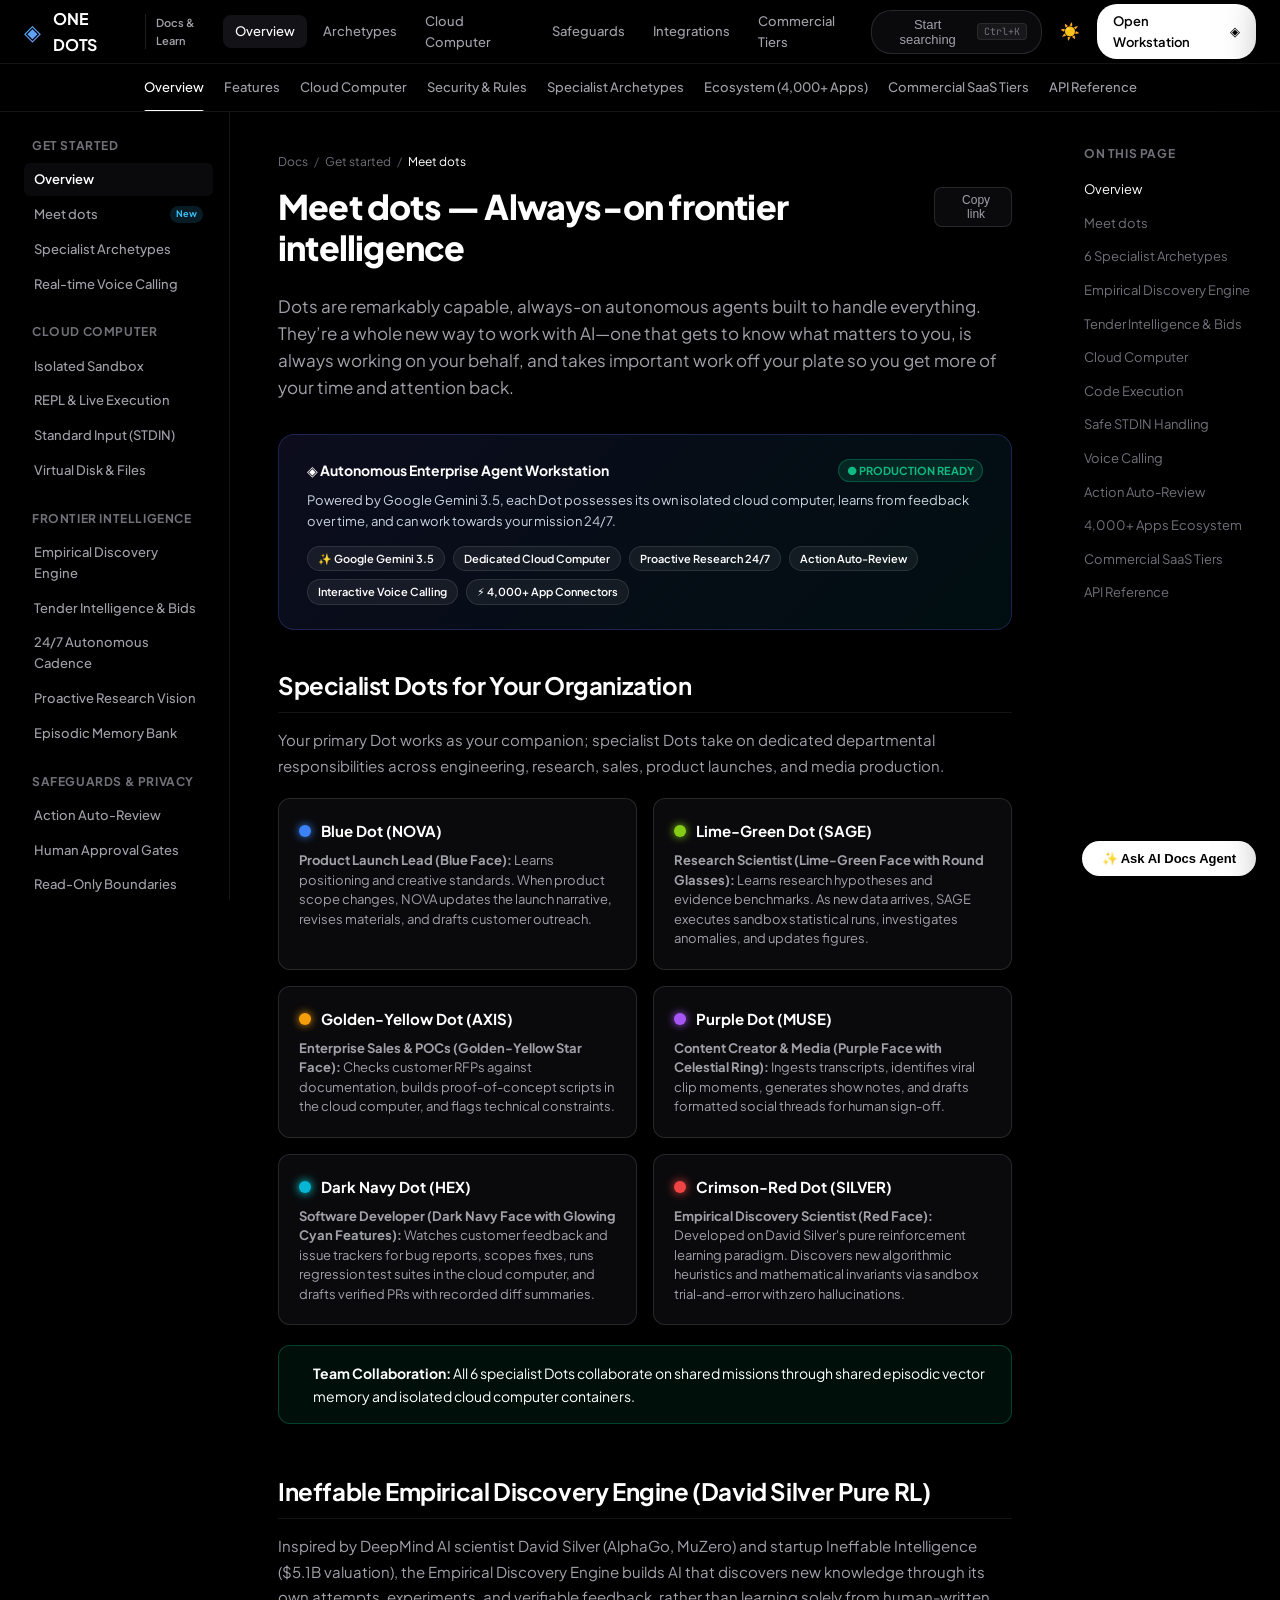
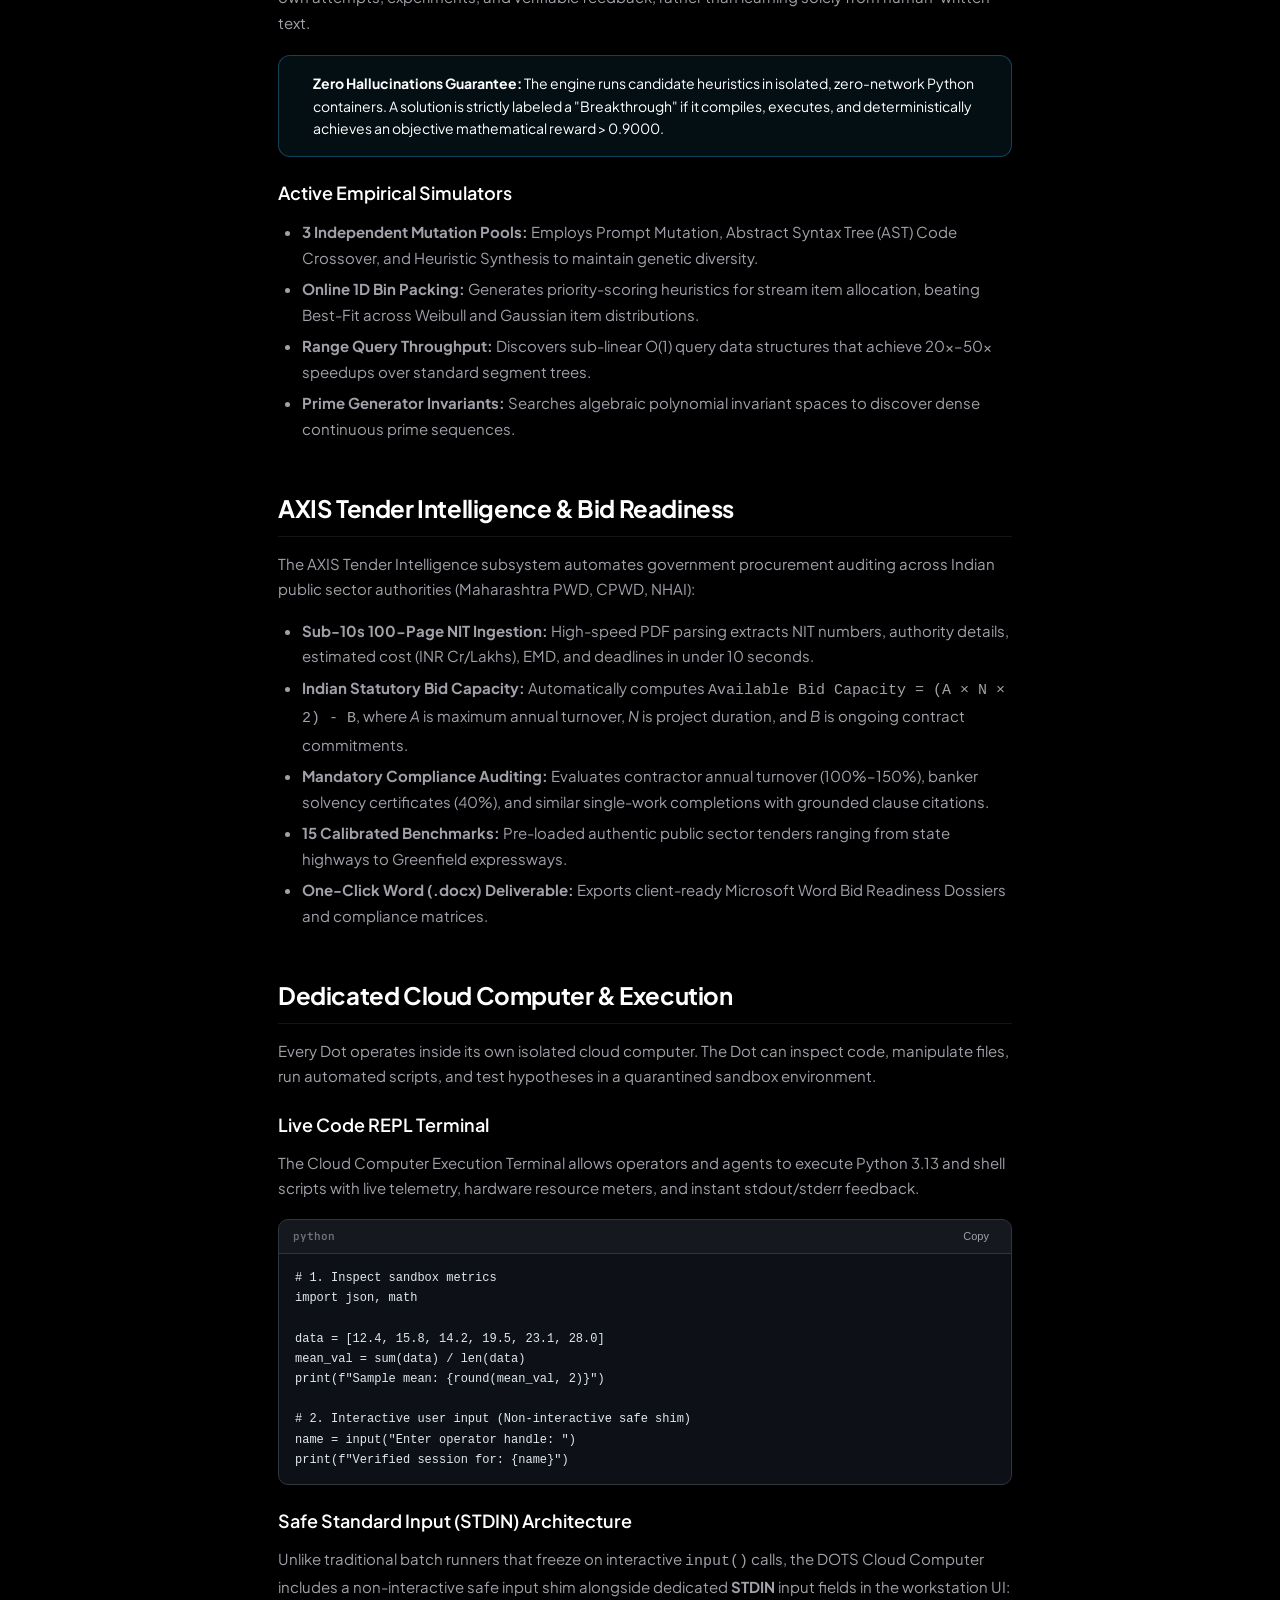
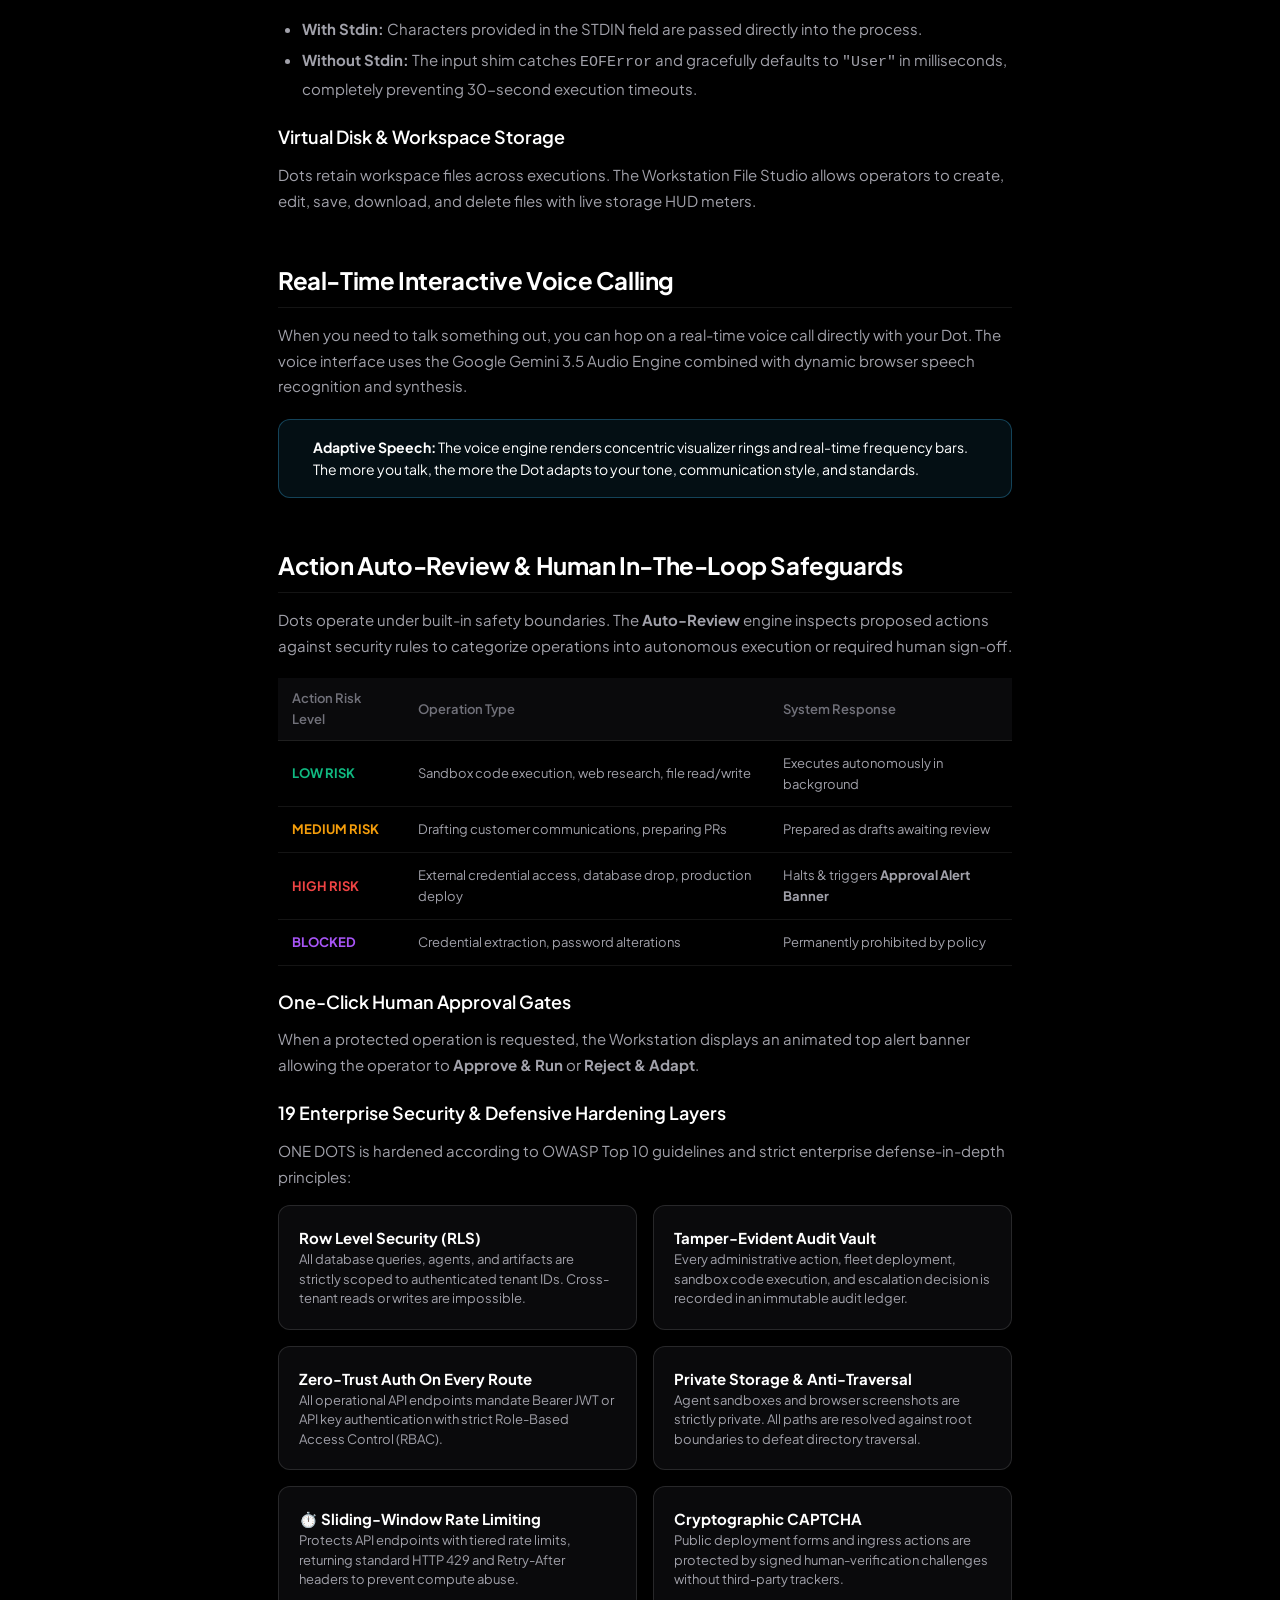
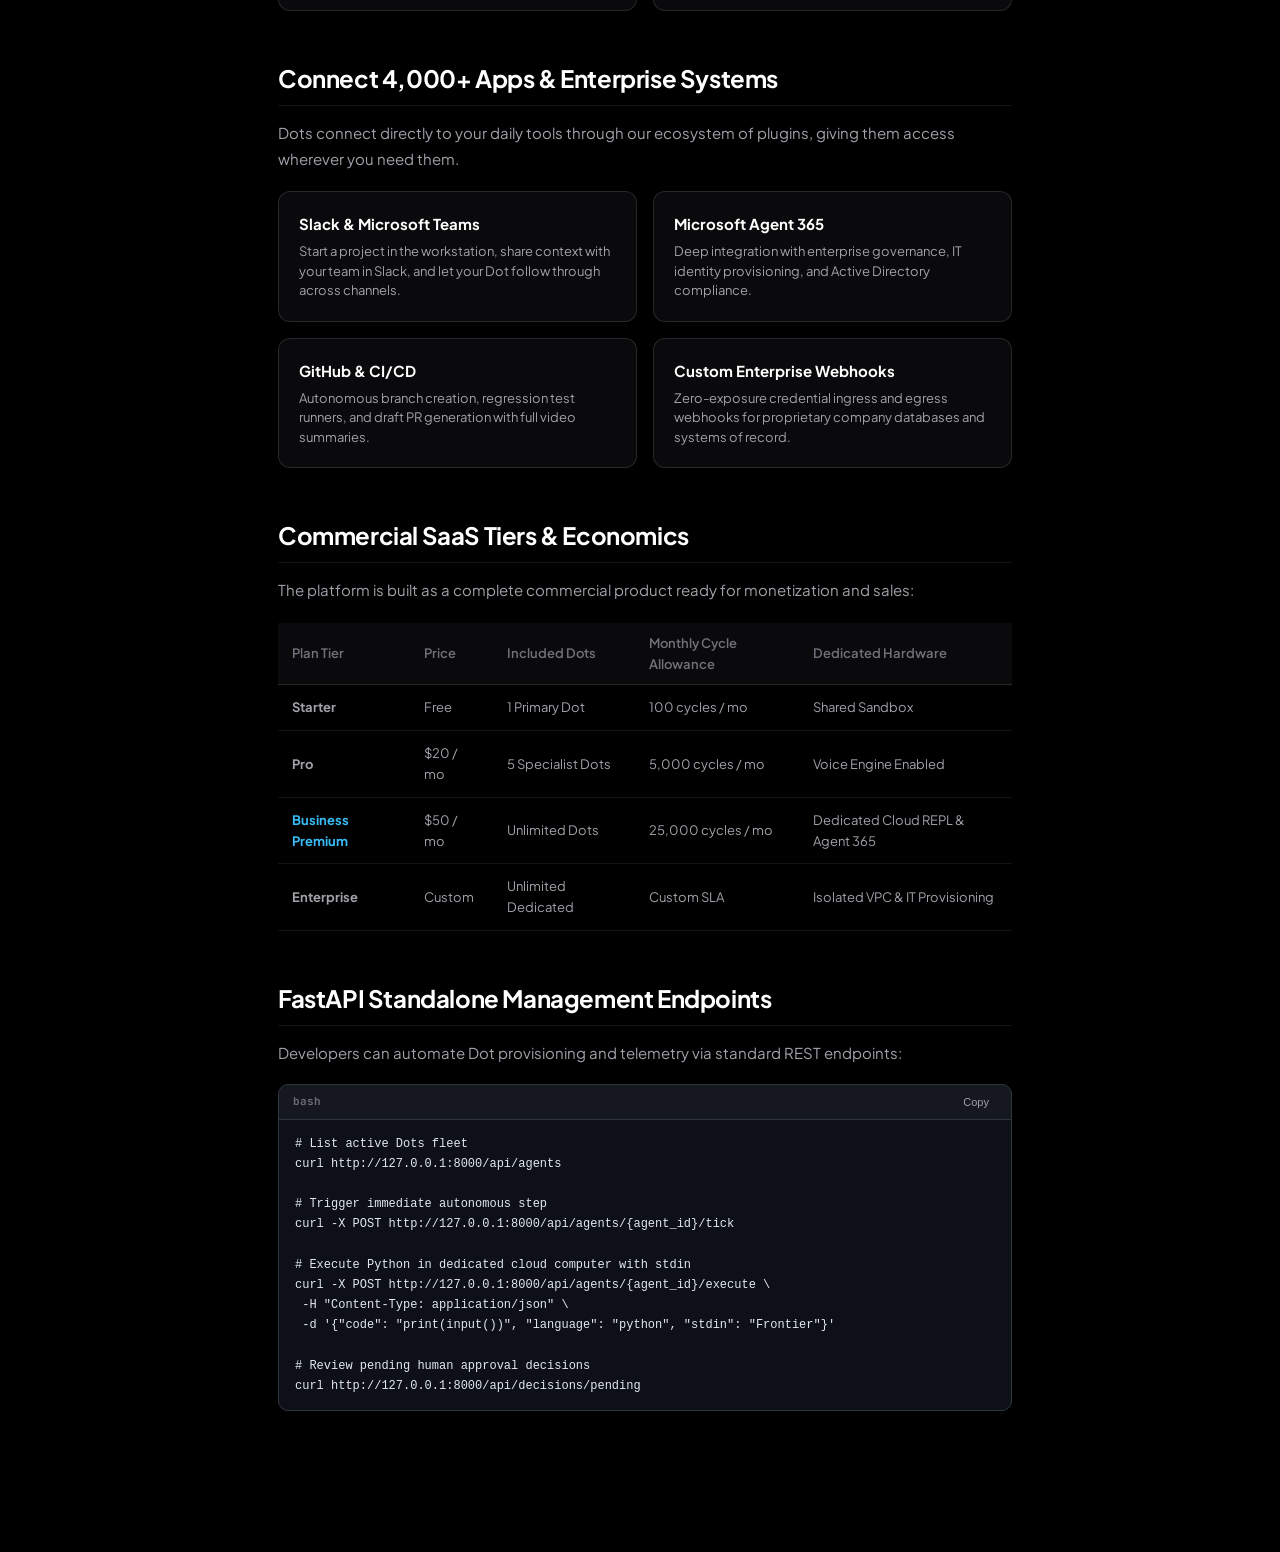
<file: web/docs.html>
<!DOCTYPE html>
<html lang="en" data-theme="dark">
<head>
 <meta charset="UTF-8">
 <meta name="viewport" content="width=device-width, initial-scale=1.0">
 <title>ONE DOTS — Always-On Frontier Intelligence | Documentation Hub</title>
 <!-- Fonts -->
 <link rel="preconnect" href="https://fonts.googleapis.com">
 <link rel="preconnect" href="https://fonts.gstatic.com" crossorigin>
 <link href="https://fonts.googleapis.com/css2?family=Plus+Jakarta+Sans:wght@300;400;500;600;700;800&family=JetBrains+Mono:wght@400;500;600&display=swap" rel="stylesheet">
 <link rel="stylesheet" href="docs.css">
</head>
<body>

 <!-- Top Primary Header -->
 <header class="docs-header">
 <a href="/" class="docs-brand">
 <span class="brand-icon">◈</span>
 <span class="brand-title">ONE DOTS</span>
 <span class="brand-learn-tag">Docs &amp; Learn</span>
 </a>

 <!-- Top Navigation -->
 <nav class="docs-top-nav">
 <a href="#overview" class="top-nav-link active">Overview</a>
 <a href="#archetypes" class="top-nav-link">Archetypes</a>
 <a href="#cloud-computer" class="top-nav-link">Cloud Computer</a>
 <a href="#safeguards" class="top-nav-link">Safeguards</a>
 <a href="#integrations" class="top-nav-link">Integrations</a>
 <a href="#commercial-hub" class="top-nav-link">Commercial Tiers</a>
 </nav>

 <!-- Right Header Actions -->
 <div class="header-actions">
 <button class="search-trigger-btn" onclick="openSearchModal()">
 <span> Start searching</span>
 <span class="search-kbd">Ctrl+K</span>
 </button>
 <button class="theme-toggle-btn" onclick="toggleTheme()" title="Toggle Light / Dark Mode">
 <span id="theme-icon">☀️</span>
 </button>
 <a href="/" class="cta-workstation-btn">
 <span>Open Workstation</span>
 <span>◈</span>
 </a>
 </div>
 </header>

 <!-- Context Subnav Bar (learn.chatgpt.com style) -->
 <div class="docs-context-subnav">
 <div class="subnav-inner">
 <a href="#overview" class="subnav-item active">Overview</a>
 <a href="#features" class="subnav-item">Features</a>
 <a href="#cloud-computer" class="subnav-item">Cloud Computer</a>
 <a href="#safeguards" class="subnav-item">Security &amp; Rules</a>
 <a href="#archetypes" class="subnav-item">Specialist Archetypes</a>
 <a href="#integrations" class="subnav-item">Ecosystem (4,000+ Apps)</a>
 <a href="#commercial-hub" class="subnav-item">Commercial SaaS Tiers</a>
 <a href="#api-reference" class="subnav-item">API Reference</a>
 </div>
 </div>

 <!-- Main Documentation 3-Column Layout -->
 <div class="docs-layout">

 <!-- Column 1: Left Navigation Rail -->
 <aside class="docs-left-nav">
 <div class="nav-group">
 <div class="nav-group-title">Get Started</div>
 <ul class="nav-links-list">
 <li><a href="#overview" class="nav-link active">Overview</a></li>
 <li><a href="#meet-dots" class="nav-link">Meet dots <span class="nav-badge-pill">New</span></a></li>
 <li><a href="#archetypes" class="nav-link">Specialist Archetypes</a></li>
 <li><a href="#voice-calls" class="nav-link">Real-time Voice Calling</a></li>
 </ul>
 </div>

 <div class="nav-group">
 <div class="nav-group-title">Cloud Computer</div>
 <ul class="nav-links-list">
 <li><a href="#cloud-computer" class="nav-link">Isolated Sandbox</a></li>
 <li><a href="#code-execution" class="nav-link">REPL &amp; Live Execution</a></li>
 <li><a href="#stdin-handling" class="nav-link">Standard Input (STDIN)</a></li>
 <li><a href="#file-storage" class="nav-link">Virtual Disk &amp; Files</a></li>
 </ul>
 </div>

 <div class="nav-group">
 <div class="nav-group-title">Frontier Intelligence</div>
 <ul class="nav-links-list">
 <li><a href="#discovery-engine" class="nav-link">Empirical Discovery Engine</a></li>
 <li><a href="#tender-intelligence" class="nav-link">Tender Intelligence &amp; Bids</a></li>
 <li><a href="#always-on" class="nav-link">24/7 Autonomous Cadence</a></li>
 <li><a href="#proactive-research" class="nav-link">Proactive Research Vision</a></li>
 <li><a href="#memory-bank" class="nav-link">Episodic Memory Bank</a></li>
 </ul>
 </div>

 <div class="nav-group">
 <div class="nav-group-title">Safeguards &amp; Privacy</div>
 <ul class="nav-links-list">
 <li><a href="#safeguards" class="nav-link">Action Auto-Review</a></li>
 <li><a href="#approval-gates" class="nav-link">Human Approval Gates</a></li>
 <li><a href="#security-perimeter" class="nav-link">Read-Only Boundaries</a></li>
 </ul>
 </div>

 <div class="nav-group">
 <div class="nav-group-title">Ecosystem</div>
 <ul class="nav-links-list">
 <li><a href="#integrations" class="nav-link">4,000+ App Connectors</a></li>
 <li><a href="#slack-teams" class="nav-link">Slack &amp; Teams (Agent 365)</a></li>
 <li><a href="#github-webhooks" class="nav-link">GitHub &amp; Webhooks</a></li>
 </ul>
 </div>

 <div class="nav-group">
 <div class="nav-group-title">Commercial Hub</div>
 <ul class="nav-links-list">
 <li><a href="#commercial-hub" class="nav-link">Monetization Tiers</a></li>
 <li><a href="#quotas-allowance" class="nav-link">Deep Work Quotas</a></li>
 <li><a href="#api-reference" class="nav-link">FastAPI Endpoints</a></li>
 </ul>
 </div>
 </aside>

 <!-- Column 2: Center Main Content -->
 <main class="docs-main-content">
 
 <!-- Breadcrumbs -->
 <div class="content-breadcrumb">
 <span>Docs</span>
 <span class="sep">/</span>
 <span>Get started</span>
 <span class="sep">/</span>
 <span style="color: var(--text-primary);">Meet dots</span>
 </div>

 <!-- Page Title Row -->
 <div class="doc-header-row">
 <h1 class="doc-title" id="overview">Meet dots — Always-on frontier intelligence</h1>
 <button class="page-copy-btn" onclick="copyCurrentUrl()">
 <span id="copy-btn-icon"></span>
 <span id="copy-btn-text">Copy link</span>
 </button>
 </div>

 <p class="doc-lead">
 Dots are remarkably capable, always-on autonomous agents built to handle everything. They’re a whole new way to work with AI—one that gets to know what matters to you, is always working on your behalf, and takes important work off your plate so you get more of your time and attention back.
 </p>

 <!-- Hero Feature Card -->
 <div class="docs-hero-card" id="meet-dots">
 <div style="display: flex; align-items: center; justify-content: space-between;">
 <div style="font-size: 14px; font-weight: 700; color: #fff;">◈ Autonomous Enterprise Agent Workstation</div>
 <span style="font-size: 11px; font-weight: 700; color: #10b981; background: rgba(16, 185, 129, 0.15); padding: 2px 8px; border-radius: 12px; border: 1px solid rgba(16, 185, 129, 0.3);">
 ● PRODUCTION READY
 </span>
 </div>
 <p style="font-size: 13px; color: #cbd5e1; margin-top: 8px;">
 Powered by Google Gemini 3.5, each Dot possesses its own isolated cloud computer, learns from feedback over time, and can work towards your mission 24/7.
 </p>
 <div class="hero-tags-row">
 <span class="hero-tag">✨ Google Gemini 3.5</span>
 <span class="hero-tag"> Dedicated Cloud Computer</span>
 <span class="hero-tag"> Proactive Research 24/7</span>
 <span class="hero-tag"> Action Auto-Review</span>
 <span class="hero-tag"> Interactive Voice Calling</span>
 <span class="hero-tag">⚡ 4,000+ App Connectors</span>
 </div>
 </div>

 <!-- Section 1: Specialist Archetypes -->
 <section class="doc-section" id="archetypes">
 <h2>Specialist Dots for Your Organization</h2>
 <p>
 Your primary Dot works as your companion; specialist Dots take on dedicated departmental responsibilities across engineering, research, sales, product launches, and media production.
 </p>

 <div class="docs-cards-grid">
 <div class="docs-card">
 <div class="card-header-row">
 <span class="archetype-dot-pill" style="background: #3b82f6; box-shadow: 0 0 8px #3b82f6;"></span>
 <div class="card-title">Blue Dot (NOVA)</div>
 </div>
 <div class="card-subtext">
 <b>Product Launch Lead (Blue Face):</b> Learns positioning and creative standards. When product scope changes, NOVA updates the launch narrative, revises materials, and drafts customer outreach.
 </div>
 </div>

 <div class="docs-card">
 <div class="card-header-row">
 <span class="archetype-dot-pill" style="background: #84cc16; box-shadow: 0 0 8px #84cc16;"></span>
 <div class="card-title">Lime-Green Dot (SAGE)</div>
 </div>
 <div class="card-subtext">
 <b>Research Scientist (Lime-Green Face with Round Glasses):</b> Learns research hypotheses and evidence benchmarks. As new data arrives, SAGE executes sandbox statistical runs, investigates anomalies, and updates figures.
 </div>
 </div>

 <div class="docs-card">
 <div class="card-header-row">
 <span class="archetype-dot-pill" style="background: #f59e0b; box-shadow: 0 0 8px #f59e0b;"></span>
 <div class="card-title">Golden-Yellow Dot (AXIS)</div>
 </div>
 <div class="card-subtext">
 <b>Enterprise Sales &amp; POCs (Golden-Yellow Star Face):</b> Checks customer RFPs against documentation, builds proof-of-concept scripts in the cloud computer, and flags technical constraints.
 </div>
 </div>

 <div class="docs-card">
 <div class="card-header-row">
 <span class="archetype-dot-pill" style="background: #a855f7; box-shadow: 0 0 8px #a855f7;"></span>
 <div class="card-title">Purple Dot (MUSE)</div>
 </div>
 <div class="card-subtext">
 <b>Content Creator &amp; Media (Purple Face with Celestial Ring):</b> Ingests transcripts, identifies viral clip moments, generates show notes, and drafts formatted social threads for human sign-off.
 </div>
 </div>

 <div class="docs-card">
 <div class="card-header-row">
 <span class="archetype-dot-pill" style="background: #06b6d4; box-shadow: 0 0 10px #00f5ff;"></span>
 <div class="card-title">Dark Navy Dot (HEX)</div>
 </div>
 <div class="card-subtext">
 <b>Software Developer (Dark Navy Face with Glowing Cyan Features):</b> Watches customer feedback and issue trackers for bug reports, scopes fixes, runs regression test suites in the cloud computer, and drafts verified PRs with recorded diff summaries.
 </div>
 </div>

 <div class="docs-card">
 <div class="card-header-row">
 <span class="archetype-dot-pill" style="background: #ef4444; box-shadow: 0 0 10px #ef4444;"></span>
 <div class="card-title">Crimson-Red Dot (SILVER)</div>
 </div>
 <div class="card-subtext">
 <b>Empirical Discovery Scientist (Red Face):</b> Developed on David Silver's pure reinforcement learning paradigm. Discovers new algorithmic heuristics and mathematical invariants via sandbox trial-and-error with zero hallucinations.
 </div>
 </div>
 </div>

 <div class="callout callout-tip">
 <div class="callout-icon"></div>
 <div>
 <b>Team Collaboration:</b> All 6 specialist Dots collaborate on shared missions through shared episodic vector memory and isolated cloud computer containers.
 </div>
 </div>
 </section>

 <!-- Section: Ineffable Empirical Discovery Engine -->
 <section class="doc-section" id="discovery-engine">
 <h2>Ineffable Empirical Discovery Engine (David Silver Pure RL)</h2>
 <p>
 Inspired by DeepMind AI scientist David Silver (AlphaGo, MuZero) and startup Ineffable Intelligence ($5.1B valuation), the Empirical Discovery Engine builds AI that discovers new knowledge through its own attempts, experiments, and verifiable feedback, rather than learning solely from human-written text.
 </p>
 <div class="callout callout-note">
 <div class="callout-icon"></div>
 <div>
 <b>Zero Hallucinations Guarantee:</b> The engine runs candidate heuristics in isolated, zero-network Python containers. A solution is strictly labeled a "Breakthrough" if it compiles, executes, and deterministically achieves an objective mathematical reward &gt; 0.9000.
 </div>
 </div>
 <h3>Active Empirical Simulators</h3>
 <ul>
 <li><b>3 Independent Mutation Pools:</b> Employs Prompt Mutation, Abstract Syntax Tree (AST) Code Crossover, and Heuristic Synthesis to maintain genetic diversity.</li>
 <li><b>Online 1D Bin Packing:</b> Generates priority-scoring heuristics for stream item allocation, beating Best-Fit across Weibull and Gaussian item distributions.</li>
 <li><b>Range Query Throughput:</b> Discovers sub-linear O(1) query data structures that achieve 20x–50x speedups over standard segment trees.</li>
 <li><b>Prime Generator Invariants:</b> Searches algebraic polynomial invariant spaces to discover dense continuous prime sequences.</li>
 </ul>
 </section>

 <!-- Section: AXIS Tender Intelligence -->
 <section class="doc-section" id="tender-intelligence">
 <h2>AXIS Tender Intelligence &amp; Bid Readiness</h2>
 <p>
 The AXIS Tender Intelligence subsystem automates government procurement auditing across Indian public sector authorities (Maharashtra PWD, CPWD, NHAI):
 </p>
 <ul>
 <li><b>Sub-10s 100-Page NIT Ingestion:</b> High-speed PDF parsing extracts NIT numbers, authority details, estimated cost (INR Cr/Lakhs), EMD, and deadlines in under 10 seconds.</li>
 <li><b>Indian Statutory Bid Capacity:</b> Automatically computes <code>Available Bid Capacity = (A &times; N &times; 2) - B</code>, where <i>A</i> is maximum annual turnover, <i>N</i> is project duration, and <i>B</i> is ongoing contract commitments.</li>
 <li><b>Mandatory Compliance Auditing:</b> Evaluates contractor annual turnover (100%–150%), banker solvency certificates (40%), and similar single-work completions with grounded clause citations.</li>
 <li><b>15 Calibrated Benchmarks:</b> Pre-loaded authentic public sector tenders ranging from state highways to Greenfield expressways.</li>
 <li><b>One-Click Word (.docx) Deliverable:</b> Exports client-ready Microsoft Word Bid Readiness Dossiers and compliance matrices.</li>
 </ul>
 </section>

 <!-- Section 2: Cloud Computer -->
 <section class="doc-section" id="cloud-computer">
 <h2>Dedicated Cloud Computer &amp; Execution</h2>
 <p>
 Every Dot operates inside its own isolated cloud computer. The Dot can inspect code, manipulate files, run automated scripts, and test hypotheses in a quarantined sandbox environment.
 </p>

 <h3 id="code-execution">Live Code REPL Terminal</h3>
 <p>
 The Cloud Computer Execution Terminal allows operators and agents to execute Python 3.13 and shell scripts with live telemetry, hardware resource meters, and instant stdout/stderr feedback.
 </p>

 <div class="code-block-wrapper">
 <div class="code-header">
 <span class="code-lang-tag">python</span>
 <button class="code-copy-btn" onclick="copyCode(this)">Copy</button>
 </div>
 <pre class="code-block"><code># 1. Inspect sandbox metrics
import json, math

data = [12.4, 15.8, 14.2, 19.5, 23.1, 28.0]
mean_val = sum(data) / len(data)
print(f"Sample mean: {round(mean_val, 2)}")

# 2. Interactive user input (Non-interactive safe shim)
name = input("Enter operator handle: ")
print(f"Verified session for: {name}")</code></pre>
 </div>

 <h3 id="stdin-handling">Safe Standard Input (STDIN) Architecture</h3>
 <p>
 Unlike traditional batch runners that freeze on interactive <code>input()</code> calls, the DOTS Cloud Computer includes a non-interactive safe input shim alongside dedicated <b>STDIN</b> input fields in the workstation UI:
 </p>
 <ul>
 <li><b>With Stdin:</b> Characters provided in the STDIN field are passed directly into the process.</li>
 <li><b>Without Stdin:</b> The input shim catches <code>EOFError</code> and gracefully defaults to <code>"User"</code> in milliseconds, completely preventing 30-second execution timeouts.</li>
 </ul>

 <h3 id="file-storage">Virtual Disk &amp; Workspace Storage</h3>
 <p>
 Dots retain workspace files across executions. The Workstation File Studio allows operators to create, edit, save, download, and delete files with live storage HUD meters.
 </p>
 </section>

 <!-- Section 3: Voice Calling -->
 <section class="doc-section" id="voice-calls">
 <h2>Real-Time Interactive Voice Calling</h2>
 <p>
 When you need to talk something out, you can hop on a real-time voice call directly with your Dot. The voice interface uses the Google Gemini 3.5 Audio Engine combined with dynamic browser speech recognition and synthesis.
 </p>
 <div class="callout callout-note">
 <div class="callout-icon"></div>
 <div>
 <b>Adaptive Speech:</b> The voice engine renders concentric visualizer rings and real-time frequency bars. The more you talk, the more the Dot adapts to your tone, communication style, and standards.
 </div>
 </div>
 </section>

 <!-- Section 4: Safeguards & Action Auto-Review -->
 <section class="doc-section" id="safeguards">
 <h2>Action Auto-Review &amp; Human In-The-Loop Safeguards</h2>
 <p>
 Dots operate under built-in safety boundaries. The <b>Auto-Review</b> engine inspects proposed actions against security rules to categorize operations into autonomous execution or required human sign-off.
 </p>

 <table class="docs-table">
 <thead>
 <tr>
 <th>Action Risk Level</th>
 <th>Operation Type</th>
 <th>System Response</th>
 </tr>
 </thead>
 <tbody>
 <tr>
 <td><span style="color:#10b981; font-weight:700;">LOW RISK</span></td>
 <td>Sandbox code execution, web research, file read/write</td>
 <td>Executes autonomously in background</td>
 </tr>
 <tr>
 <td><span style="color:#f59e0b; font-weight:700;">MEDIUM RISK</span></td>
 <td>Drafting customer communications, preparing PRs</td>
 <td>Prepared as drafts awaiting review</td>
 </tr>
 <tr>
 <td><span style="color:#ef4444; font-weight:700;">HIGH RISK</span></td>
 <td>External credential access, database drop, production deploy</td>
 <td>Halts &amp; triggers <b>Approval Alert Banner</b></td>
 </tr>
 <tr>
 <td><span style="color:#a855f7; font-weight:700;">BLOCKED</span></td>
 <td>Credential extraction, password alterations</td>
 <td>Permanently prohibited by policy</td>
 </tr>
 </tbody>
 </table>

 <h3 id="approval-gates">One-Click Human Approval Gates</h3>
 <p>
 When a protected operation is requested, the Workstation displays an animated top alert banner allowing the operator to <b>Approve &amp; Run</b> or <b>Reject &amp; Adapt</b>.
 </p>

 <h3 id="enterprise-security">19 Enterprise Security &amp; Defensive Hardening Layers</h3>
 <p>
 ONE DOTS is hardened according to OWASP Top 10 guidelines and strict enterprise defense-in-depth principles:
 </p>
 <div class="docs-cards-grid" style="grid-template-columns: repeat(2, 1fr); margin-top: 14px;">
 <div class="docs-card">
 <div class="card-title"> Row Level Security (RLS)</div>
 <div class="card-subtext">All database queries, agents, and artifacts are strictly scoped to authenticated tenant IDs. Cross-tenant reads or writes are impossible.</div>
 </div>
 <div class="docs-card">
 <div class="card-title"> Tamper-Evident Audit Vault</div>
 <div class="card-subtext">Every administrative action, fleet deployment, sandbox code execution, and escalation decision is recorded in an immutable audit ledger.</div>
 </div>
 <div class="docs-card">
 <div class="card-title"> Zero-Trust Auth On Every Route</div>
 <div class="card-subtext">All operational API endpoints mandate Bearer JWT or API key authentication with strict Role-Based Access Control (RBAC).</div>
 </div>
 <div class="docs-card">
 <div class="card-title"> Private Storage &amp; Anti-Traversal</div>
 <div class="card-subtext">Agent sandboxes and browser screenshots are strictly private. All paths are resolved against root boundaries to defeat directory traversal.</div>
 </div>
 <div class="docs-card">
 <div class="card-title">⏱️ Sliding-Window Rate Limiting</div>
 <div class="card-subtext">Protects API endpoints with tiered rate limits, returning standard HTTP 429 and Retry-After headers to prevent compute abuse.</div>
 </div>
 <div class="docs-card">
 <div class="card-title"> Cryptographic CAPTCHA</div>
 <div class="card-subtext">Public deployment forms and ingress actions are protected by signed human-verification challenges without third-party trackers.</div>
 </div>
 </div>
 </section>

 <!-- Section 5: Ecosystem & Integrations -->
 <section class="doc-section" id="integrations">
 <h2>Connect 4,000+ Apps &amp; Enterprise Systems</h2>
 <p>
 Dots connect directly to your daily tools through our ecosystem of plugins, giving them access wherever you need them.
 </p>

 <div class="docs-cards-grid">
 <div class="docs-card" id="slack-teams">
 <div class="card-title"> Slack &amp; Microsoft Teams</div>
 <div class="card-subtext" style="margin-top:6px;">
 Start a project in the workstation, share context with your team in Slack, and let your Dot follow through across channels.
 </div>
 </div>
 <div class="docs-card">
 <div class="card-title"> Microsoft Agent 365</div>
 <div class="card-subtext" style="margin-top:6px;">
 Deep integration with enterprise governance, IT identity provisioning, and Active Directory compliance.
 </div>
 </div>
 <div class="docs-card" id="github-webhooks">
 <div class="card-title"> GitHub &amp; CI/CD</div>
 <div class="card-subtext" style="margin-top:6px;">
 Autonomous branch creation, regression test runners, and draft PR generation with full video summaries.
 </div>
 </div>
 <div class="docs-card">
 <div class="card-title"> Custom Enterprise Webhooks</div>
 <div class="card-subtext" style="margin-top:6px;">
 Zero-exposure credential ingress and egress webhooks for proprietary company databases and systems of record.
 </div>
 </div>
 </div>
 </section>

 <!-- Section 6: Commercial SaaS Hub -->
 <section class="doc-section" id="commercial-hub">
 <h2>Commercial SaaS Tiers &amp; Economics</h2>
 <p>
 The platform is built as a complete commercial product ready for monetization and sales:
 </p>

 <table class="docs-table" id="quotas-allowance">
 <thead>
 <tr>
 <th>Plan Tier</th>
 <th>Price</th>
 <th>Included Dots</th>
 <th>Monthly Cycle Allowance</th>
 <th>Dedicated Hardware</th>
 </tr>
 </thead>
 <tbody>
 <tr>
 <td><b>Starter</b></td>
 <td>Free</td>
 <td>1 Primary Dot</td>
 <td>100 cycles / mo</td>
 <td>Shared Sandbox</td>
 </tr>
 <tr>
 <td><b>Pro</b></td>
 <td>$20 / mo</td>
 <td>5 Specialist Dots</td>
 <td>5,000 cycles / mo</td>
 <td>Voice Engine Enabled</td>
 </tr>
 <tr>
 <td><b style="color: #38bdf8;">Business Premium</b></td>
 <td>$50 / mo</td>
 <td>Unlimited Dots</td>
 <td>25,000 cycles / mo</td>
 <td>Dedicated Cloud REPL &amp; Agent 365</td>
 </tr>
 <tr>
 <td><b>Enterprise</b></td>
 <td>Custom</td>
 <td>Unlimited Dedicated</td>
 <td>Custom SLA</td>
 <td>Isolated VPC &amp; IT Provisioning</td>
 </tr>
 </tbody>
 </table>
 </section>

 <!-- Section 7: API Reference -->
 <section class="doc-section" id="api-reference">
 <h2>FastAPI Standalone Management Endpoints</h2>
 <p>
 Developers can automate Dot provisioning and telemetry via standard REST endpoints:
 </p>

 <div class="code-block-wrapper">
 <div class="code-header">
 <span class="code-lang-tag">bash</span>
 <button class="code-copy-btn" onclick="copyCode(this)">Copy</button>
 </div>
 <pre class="code-block"><code># List active Dots fleet
curl http://127.0.0.1:8000/api/agents

# Trigger immediate autonomous step
curl -X POST http://127.0.0.1:8000/api/agents/{agent_id}/tick

# Execute Python in dedicated cloud computer with stdin
curl -X POST http://127.0.0.1:8000/api/agents/{agent_id}/execute \
 -H "Content-Type: application/json" \
 -d '{"code": "print(input())", "language": "python", "stdin": "Frontier"}'

# Review pending human approval decisions
curl http://127.0.0.1:8000/api/decisions/pending</code></pre>
 </div>
 </section>

 </main>

 <!-- Column 3: Right Table of Contents (On this page) -->
 <aside class="docs-toc-rail">
 <div class="toc-title">On this page</div>
 <ul class="toc-list">
 <li><a href="#overview" class="toc-link active">Overview</a></li>
 <li><a href="#meet-dots" class="toc-link">Meet dots</a></li>
 <li><a href="#archetypes" class="toc-link">6 Specialist Archetypes</a></li>
 <li><a href="#discovery-engine" class="toc-link">Empirical Discovery Engine</a></li>
 <li><a href="#tender-intelligence" class="toc-link">Tender Intelligence &amp; Bids</a></li>
 <li><a href="#cloud-computer" class="toc-link">Cloud Computer</a></li>
 <li><a href="#code-execution" class="toc-link">Code Execution</a></li>
 <li><a href="#stdin-handling" class="toc-link">Safe STDIN Handling</a></li>
 <li><a href="#voice-calls" class="toc-link">Voice Calling</a></li>
 <li><a href="#safeguards" class="toc-link">Action Auto-Review</a></li>
 <li><a href="#integrations" class="toc-link">4,000+ Apps Ecosystem</a></li>
 <li><a href="#commercial-hub" class="toc-link">Commercial SaaS Tiers</a></li>
 <li><a href="#api-reference" class="toc-link">API Reference</a></li>
 </ul>
 </aside>

 </div>

 <!-- Floating "Ask AI" Docs Agent Button (Exact learn.chatgpt.com) -->
 <button class="docs-agent-launcher-btn" id="btn-open-docs-agent" onclick="toggleDocsAgent()">
 <span>✨ Ask AI Docs Agent</span>
 </button>

 <!-- Sliding Docs Agent Drawer (440px side-drawer) -->
 <div class="docs-agent-drawer" id="docs-agent-drawer">
 <div class="drawer-header">
 <div class="drawer-title">
 <span>◈</span>
 <span>Docs Agent (Google Gemini 3.5)</span>
 </div>
 <div class="drawer-actions">
 <button class="drawer-icon-btn" onclick="clearDocsChat()" title="Start New Chat">↺</button>
 <button class="drawer-icon-btn" onclick="toggleDocsAgent()" title="Close Drawer">&times;</button>
 </div>
 </div>

 <div class="drawer-content">
 <div class="drawer-messages-stream" id="docs-chat-stream">
 <div class="drawer-msg agent">
 Hello! I am your AI Docs Assistant. Ask me anything about Dots, Cloud Computer execution, STDIN handling, or the 5 specialist archetypes.
 </div>
 </div>

 <div class="agent-starter-prompts" id="docs-starter-prompts">
 <button class="starter-prompt-pill" onclick="sendStarterPrompt(this)">
 How does the Cloud Computer handle input() and stdin?
 </button>
 <button class="starter-prompt-pill" onclick="sendStarterPrompt(this)">
 Explain the 5 specialist Dot archetypes and their roles
 </button>
 <button class="starter-prompt-pill" onclick="sendStarterPrompt(this)">
 How does the Action Auto-Review approval gate work?
 </button>
 </div>
 </div>

 <form class="drawer-input-row" id="docs-agent-form" onsubmit="handleDocsAgentSubmit(event)">
 <input type="text" id="docs-agent-input" class="drawer-input" placeholder="Ask a question about the docs..." autocomplete="off">
 <button type="submit" class="cta-workstation-btn" style="padding: 6px 14px; font-size: 12px;">Ask</button>
 </form>
 </div>

 <!-- Global Search Modal (Ctrl+K) -->
 <div class="search-modal-overlay" id="search-modal-overlay" onclick="handleSearchOverlayClick(event)">
 <div class="search-modal-card">
 <div class="search-input-header">
 <span style="font-size: 16px; color: var(--text-tertiary);"></span>
 <input type="text" class="search-input-box" id="global-search-input" placeholder="Search documentation, guides, and API endpoints..." oninput="filterDocsSearch(this.value)">
 <span class="search-kbd">ESC</span>
 </div>
 <div class="search-results-list" id="search-results-list">
 <a href="#overview" class="search-result-item" onclick="closeSearchModal()">
 <span class="result-item-title">Meet dots — Overview</span>
 <span class="result-item-sub">Always-on frontier intelligence platform powered by Gemini 3.5</span>
 </a>
 <a href="#archetypes" class="search-result-item" onclick="closeSearchModal()">
 <span class="result-item-title">Specialist Archetypes</span>
 <span class="result-item-sub">Blue Dot (NOVA), Lime-Green Dot (SAGE), AXIS, MUSE, HEX</span>
 </a>
 <a href="#cloud-computer" class="search-result-item" onclick="closeSearchModal()">
 <span class="result-item-title">Cloud Computer &amp; Safe STDIN</span>
 <span class="result-item-sub">Isolated sandboxes, live code execution, interactive input handling</span>
 </a>
 <a href="#voice-calls" class="search-result-item" onclick="closeSearchModal()">
 <span class="result-item-title">Real-Time Voice Calls</span>
 <span class="result-item-sub">Audio visualizer rings and Gemini 3.5 audio speech engine</span>
 </a>
 <a href="#safeguards" class="search-result-item" onclick="closeSearchModal()">
 <span class="result-item-title">Action Auto-Review &amp; Approvals</span>
 <span class="result-item-sub">Human-in-the-loop approval gate and security perimeters</span>
 </a>
 <a href="#integrations" class="search-result-item" onclick="closeSearchModal()">
 <span class="result-item-title">Connect 4,000+ Apps</span>
 <span class="result-item-sub">Slack, Microsoft Teams, Agent 365, GitHub, Webhooks</span>
 </a>
 <a href="#commercial-hub" class="search-result-item" onclick="closeSearchModal()">
 <span class="result-item-title">Commercial SaaS Tiers</span>
 <span class="result-item-sub">Business Premium $50/mo, deep work cycle quotas</span>
 </a>
 </div>
 </div>
 </div>

 <!-- Scripts -->
 <script src="docs.js"></script>
</body>
</html>
</file>
<file: web/docs.css>
/* ==========================================================================
   DOTS Learn Documentation System — Exactly modeled on learn.chatgpt.com/docs
   Clean, modern typography, dual-theme (dark/light), sticky navigation rails,
   interactive docs agent drawer, and responsive layout.
   ========================================================================== */

:root {
    --font-sans: 'Plus Jakarta Sans', system-ui, -apple-system, BlinkMacSystemFont, 'Segoe UI', Roboto, sans-serif;
    --font-mono: 'JetBrains Mono', 'Fira Code', monospace;

    /* Dark Theme Default */
    --bg-page: #000000;
    --bg-surface: #0a0a0c;
    --bg-surface-hover: #121217;
    --bg-subtle: #18181b;
    --border-color: rgba(255, 255, 255, 0.08);
    --border-subtle: rgba(255, 255, 255, 0.12);
    --border-hover: rgba(255, 255, 255, 0.22);

    --text-primary: #ffffff;
    --text-secondary: #a1a1aa;
    --text-tertiary: #71717a;
    --text-dim: #52525b;

    --brand-accent: #38bdf8;
    --brand-indigo: #6366f1;
    --brand-emerald: #10b981;
    --brand-amber: #f59e0b;
    --brand-rose: #f43f5e;

    --code-bg: #0d1117;
    --code-border: #30363d;
    --callout-note: rgba(56, 189, 248, 0.08);
    --callout-note-border: rgba(56, 189, 248, 0.3);
    --callout-tip: rgba(16, 185, 129, 0.08);
    --callout-tip-border: rgba(16, 185, 129, 0.3);
    --callout-warn: rgba(245, 158, 11, 0.08);
    --callout-warn-border: rgba(245, 158, 11, 0.3);

    --header-height: 64px;
    --subnav-height: 48px;
    --left-nav-width: 230px;
    --toc-width: 220px;
    --drawer-width: 440px;
}

[data-theme="light"] {
    --bg-page: #ffffff;
    --bg-surface: #f9fafb;
    --bg-surface-hover: #f3f4f6;
    --bg-subtle: #e5e7eb;
    --border-color: rgba(0, 0, 0, 0.08);
    --border-subtle: rgba(0, 0, 0, 0.12);
    --border-hover: rgba(0, 0, 0, 0.2);

    --text-primary: #111827;
    --text-secondary: #4b5563;
    --text-tertiary: #6b7280;
    --text-dim: #9ca3af;

    --code-bg: #f8fafc;
    --code-border: #e2e8f0;
    --callout-note: rgba(14, 165, 233, 0.06);
    --callout-note-border: rgba(14, 165, 233, 0.3);
    --callout-tip: rgba(16, 185, 129, 0.06);
    --callout-tip-border: rgba(16, 185, 129, 0.3);
    --callout-warn: rgba(245, 158, 11, 0.06);
    --callout-warn-border: rgba(245, 158, 11, 0.3);
}

* {
    box-sizing: border-box;
    margin: 0;
    padding: 0;
}

body {
    background-color: var(--bg-page);
    color: var(--text-primary);
    font-family: var(--font-sans);
    line-height: 1.6;
    -webkit-font-smoothing: antialiased;
    overflow-x: hidden;
}

/* ==========================================================================
   Top Header (Exact learn.chatgpt.com layout)
   ========================================================================== */
.docs-header {
    position: fixed;
    top: 0;
    left: 0;
    right: 0;
    height: var(--header-height);
    background: var(--bg-page);
    border-bottom: 1px solid var(--border-color);
    display: flex;
    align-items: center;
    justify-content: space-between;
    padding: 0 24px;
    z-index: 100;
}

.docs-brand {
    display: flex;
    align-items: center;
    gap: 12px;
    text-decoration: none;
    color: var(--text-primary);
}

.brand-icon {
    font-size: 22px;
    color: var(--text-primary);
    background: linear-gradient(135deg, #38bdf8, #818cf8);
    -webkit-background-clip: text;
    -webkit-text-fill-color: transparent;
}

.brand-title {
    font-size: 16px;
    font-weight: 700;
    letter-spacing: -0.2px;
}

.brand-learn-tag {
    font-size: 11px;
    font-weight: 600;
    color: var(--text-secondary);
    border-left: 1px solid var(--border-subtle);
    padding-left: 10px;
}

/* Top Nav Links */
.docs-top-nav {
    display: flex;
    align-items: center;
    gap: 4px;
}

.top-nav-link {
    font-size: 13px;
    font-weight: 500;
    color: var(--text-secondary);
    text-decoration: none;
    padding: 6px 12px;
    border-radius: 8px;
    transition: all 0.15s ease;
}

.top-nav-link:hover, .top-nav-link.active {
    color: var(--text-primary);
    background: var(--bg-surface-hover);
}

/* Header Actions */
.header-actions {
    display: flex;
    align-items: center;
    gap: 10px;
}

.search-trigger-btn {
    display: flex;
    align-items: center;
    gap: 8px;
    padding: 6px 14px;
    background: var(--bg-surface);
    border: 1px solid var(--border-subtle);
    border-radius: 20px;
    color: var(--text-secondary);
    font-size: 13px;
    cursor: pointer;
    transition: all 0.15s ease;
}

.search-trigger-btn:hover {
    border-color: var(--border-hover);
    color: var(--text-primary);
    background: var(--bg-surface-hover);
}

.search-kbd {
    font-size: 10px;
    font-family: var(--font-mono);
    padding: 1px 6px;
    border-radius: 4px;
    background: var(--bg-subtle);
    border: 1px solid var(--border-color);
    color: var(--text-tertiary);
}

.theme-toggle-btn {
    background: transparent;
    border: none;
    color: var(--text-secondary);
    font-size: 16px;
    width: 36px;
    height: 36px;
    border-radius: 8px;
    cursor: pointer;
    display: flex;
    align-items: center;
    justify-content: center;
    transition: all 0.15s ease;
}

.theme-toggle-btn:hover {
    color: var(--text-primary);
    background: var(--bg-surface-hover);
}

.cta-workstation-btn {
    display: inline-flex;
    align-items: center;
    gap: 6px;
    padding: 7px 16px;
    border-radius: 20px;
    background: var(--text-primary);
    color: var(--bg-page);
    font-size: 13px;
    font-weight: 600;
    text-decoration: none;
    transition: transform 0.15s ease, opacity 0.15s ease;
}

.cta-workstation-btn:hover {
    opacity: 0.9;
    transform: translateY(-1px);
}

/* ==========================================================================
   Context Subnav Bar (Exact data-context-subnav)
   ========================================================================== */
.docs-context-subnav {
    position: fixed;
    top: var(--header-height);
    left: 0;
    right: 0;
    height: var(--subnav-height);
    background: var(--bg-page);
    border-bottom: 1px solid var(--border-color);
    display: flex;
    align-items: center;
    justify-content: center;
    z-index: 90;
    overflow-x: auto;
    padding: 0 20px;
}

.subnav-inner {
    display: flex;
    align-items: center;
    gap: 20px;
}

.subnav-item {
    font-size: 13px;
    font-weight: 500;
    color: var(--text-secondary);
    text-decoration: none;
    padding: 13px 0;
    position: relative;
    transition: color 0.15s ease;
}

.subnav-item:hover, .subnav-item.active {
    color: var(--text-primary);
}

.subnav-item.active::after {
    content: '';
    position: absolute;
    bottom: -1px;
    left: 0;
    right: 0;
    height: 2px;
    background: var(--text-primary);
    border-radius: 2px 2px 0 0;
}

/* ==========================================================================
   Three-Column Layout: Left Nav | Main Content | Right TOC
   ========================================================================== */
.docs-layout {
    display: flex;
    margin-top: calc(var(--header-height) + var(--subnav-height));
    min-height: calc(100vh - (var(--header-height) + var(--subnav-height)));
    position: relative;
}

/* Left Navigation Rail (230px, Fixed) */
.docs-left-nav {
    width: var(--left-nav-width);
    position: fixed;
    top: calc(var(--header-height) + var(--subnav-height));
    bottom: 0;
    left: 0;
    padding: 24px 16px 40px 24px;
    overflow-y: auto;
    background: var(--bg-page);
    border-right: 1px solid var(--border-color);
    scrollbar-width: thin;
}

.nav-group {
    margin-bottom: 22px;
}

.nav-group-title {
    font-size: 12px;
    font-weight: 700;
    color: var(--text-tertiary);
    text-transform: uppercase;
    letter-spacing: 0.6px;
    margin-bottom: 8px;
    padding-left: 8px;
}

.nav-links-list {
    list-style: none;
    display: flex;
    flex-direction: column;
    gap: 2px;
}

.nav-link {
    display: flex;
    align-items: center;
    gap: 8px;
    padding: 6px 10px;
    font-size: 13px;
    font-weight: 500;
    color: var(--text-secondary);
    text-decoration: none;
    border-radius: 6px;
    transition: all 0.12s ease;
}

.nav-link:hover {
    color: var(--text-primary);
    background: var(--bg-surface-hover);
}

.nav-link.active {
    color: var(--text-primary);
    background: var(--bg-surface);
    font-weight: 600;
}

.nav-badge-pill {
    font-size: 9px;
    font-weight: 700;
    padding: 1px 6px;
    border-radius: 10px;
    margin-left: auto;
    background: rgba(56, 189, 248, 0.15);
    color: var(--brand-accent);
}

/* Main Documentation Content Area */
.docs-main-content {
    margin-left: var(--left-nav-width);
    margin-right: var(--toc-width);
    flex: 1;
    padding: 40px 48px 120px 48px;
    max-width: 880px;
}

.content-breadcrumb {
    display: flex;
    align-items: center;
    gap: 6px;
    font-size: 12px;
    color: var(--text-tertiary);
    margin-bottom: 16px;
}

.content-breadcrumb span.sep {
    color: var(--text-dim);
}

.doc-header-row {
    display: flex;
    justify-content: space-between;
    align-items: flex-start;
    margin-bottom: 24px;
}

.doc-title {
    font-size: 34px;
    font-weight: 800;
    letter-spacing: -0.8px;
    line-height: 1.2;
    color: var(--text-primary);
}

.page-copy-btn {
    display: inline-flex;
    align-items: center;
    gap: 6px;
    padding: 5px 12px;
    border-radius: 8px;
    border: 1px solid var(--border-subtle);
    background: var(--bg-surface);
    color: var(--text-secondary);
    font-size: 12px;
    font-weight: 500;
    cursor: pointer;
    transition: all 0.15s ease;
}

.page-copy-btn:hover {
    color: var(--text-primary);
    background: var(--bg-surface-hover);
    border-color: var(--border-hover);
}

.doc-lead {
    font-size: 17px;
    line-height: 1.6;
    color: var(--text-secondary);
    margin-bottom: 32px;
}

/* Hero Showcase Banner */
.docs-hero-card {
    padding: 24px 28px;
    border-radius: 16px;
    background: linear-gradient(135deg, rgba(99, 102, 241, 0.12), rgba(6, 182, 212, 0.08));
    border: 1px solid rgba(99, 102, 241, 0.25);
    margin-bottom: 36px;
}

.hero-tags-row {
    display: flex;
    flex-wrap: wrap;
    gap: 8px;
    margin-top: 14px;
}

.hero-tag {
    font-size: 11px;
    font-weight: 600;
    padding: 3px 10px;
    border-radius: 14px;
    background: rgba(255, 255, 255, 0.06);
    border: 1px solid rgba(255, 255, 255, 0.1);
    color: var(--text-primary);
}

/* Markdown / Article Sections */
.doc-section {
    margin-bottom: 48px;
    scroll-margin-top: calc(var(--header-height) + var(--subnav-height) + 20px);
}

.doc-section h2 {
    font-size: 24px;
    font-weight: 700;
    letter-spacing: -0.4px;
    margin-bottom: 14px;
    color: var(--text-primary);
    border-bottom: 1px solid var(--border-color);
    padding-bottom: 8px;
}

.doc-section h3 {
    font-size: 18px;
    font-weight: 600;
    margin: 22px 0 10px 0;
    color: var(--text-primary);
}

.doc-section p {
    font-size: 15px;
    line-height: 1.7;
    color: var(--text-secondary);
    margin-bottom: 16px;
}

.doc-section ul, .doc-section ol {
    margin: 12px 0 20px 24px;
    color: var(--text-secondary);
    font-size: 15px;
    line-height: 1.7;
}

.doc-section li {
    margin-bottom: 6px;
}

/* Callout Boxes */
.callout {
    display: flex;
    gap: 14px;
    padding: 16px 20px;
    border-radius: 12px;
    margin: 20px 0;
    font-size: 14px;
    line-height: 1.6;
}

.callout.callout-note {
    background: var(--callout-note);
    border: 1px solid var(--callout-note-border);
    color: var(--text-primary);
}

.callout.callout-tip {
    background: var(--callout-tip);
    border: 1px solid var(--callout-tip-border);
    color: var(--text-primary);
}

.callout.callout-warn {
    background: var(--callout-warn);
    border: 1px solid var(--callout-warn-border);
    color: var(--text-primary);
}

.callout-icon {
    font-size: 18px;
    flex-shrink: 0;
    margin-top: 1px;
}

/* Cards Grid */
.docs-cards-grid {
    display: grid;
    grid-template-columns: 1fr 1fr;
    gap: 16px;
    margin: 20px 0;
}

.docs-card {
    padding: 20px;
    border-radius: 12px;
    background: var(--bg-surface);
    border: 1px solid var(--border-subtle);
    transition: all 0.2s ease;
}

.docs-card:hover {
    border-color: var(--border-hover);
    transform: translateY(-2px);
    background: var(--bg-surface-hover);
}

.card-header-row {
    display: flex;
    align-items: center;
    gap: 10px;
    margin-bottom: 8px;
}

.archetype-dot-pill {
    width: 12px;
    height: 12px;
    border-radius: 50%;
}

.card-title {
    font-size: 15px;
    font-weight: 700;
    color: var(--text-primary);
}

.card-subtext {
    font-size: 13px;
    color: var(--text-secondary);
    line-height: 1.5;
}

/* Code Snippet Box */
.code-block-wrapper {
    position: relative;
    border-radius: 10px;
    border: 1px solid var(--code-border);
    background: var(--code-bg);
    margin: 18px 0;
    overflow: hidden;
}

.code-header {
    display: flex;
    justify-content: space-between;
    align-items: center;
    padding: 8px 14px;
    background: rgba(255, 255, 255, 0.03);
    border-bottom: 1px solid var(--code-border);
}

.code-lang-tag {
    font-size: 11px;
    font-weight: 600;
    color: var(--text-tertiary);
    font-family: var(--font-mono);
}

.code-copy-btn {
    background: transparent;
    border: none;
    color: var(--text-secondary);
    font-size: 11px;
    cursor: pointer;
    padding: 2px 8px;
    border-radius: 4px;
    transition: all 0.15s ease;
}

.code-copy-btn:hover {
    color: var(--text-primary);
    background: rgba(255, 255, 255, 0.08);
}

.code-block {
    padding: 14px 16px;
    font-family: var(--font-mono);
    font-size: 12px;
    line-height: 1.6;
    color: #e2e8f0;
    overflow-x: auto;
}

/* Data Tables */
.docs-table {
    width: 100%;
    border-collapse: collapse;
    margin: 20px 0;
    font-size: 13px;
}

.docs-table th {
    text-align: left;
    padding: 10px 14px;
    border-bottom: 1px solid var(--border-subtle);
    color: var(--text-tertiary);
    font-weight: 600;
    background: var(--bg-surface);
}

.docs-table td {
    padding: 12px 14px;
    border-bottom: 1px solid var(--border-color);
    color: var(--text-secondary);
}

.docs-table tr:hover td {
    background: var(--bg-surface-hover);
}

/* ==========================================================================
   Right Table of Contents (On this page)
   ========================================================================== */
.docs-toc-rail {
    width: var(--toc-width);
    position: fixed;
    top: calc(var(--header-height) + var(--subnav-height));
    bottom: 0;
    right: 0;
    padding: 32px 24px;
    overflow-y: auto;
}

.toc-title {
    font-size: 12px;
    font-weight: 700;
    color: var(--text-tertiary);
    text-transform: uppercase;
    letter-spacing: 0.6px;
    margin-bottom: 12px;
}

.toc-list {
    list-style: none;
    display: flex;
    flex-direction: column;
    gap: 8px;
}

.toc-link {
    font-size: 13px;
    color: var(--text-tertiary);
    text-decoration: none;
    line-height: 1.4;
    transition: color 0.15s ease;
}

.toc-link:hover, .toc-link.active {
    color: var(--text-primary);
}

/* ==========================================================================
   Floating "Ask AI" Button & Sliding Docs Agent Drawer
   (Identical to learn.chatgpt.com/docs Docs Agent)
   ========================================================================== */
.docs-agent-launcher-btn {
    position: fixed;
    bottom: 24px;
    right: 24px;
    z-index: 150;
    display: inline-flex;
    align-items: center;
    gap: 8px;
    padding: 10px 20px;
    border-radius: 9999px;
    background: var(--text-primary);
    color: var(--bg-page);
    font-size: 13px;
    font-weight: 700;
    border: none;
    cursor: pointer;
    box-shadow: 0 10px 30px rgba(0, 0, 0, 0.45);
    transition: all 0.2s cubic-bezier(0.16, 1, 0.3, 1);
}

.docs-agent-launcher-btn:hover {
    transform: translateY(-2px);
    box-shadow: 0 14px 40px rgba(0, 0, 0, 0.6);
}

.docs-agent-drawer {
    position: fixed;
    top: 0;
    right: 0;
    bottom: 0;
    width: var(--drawer-width);
    background: var(--bg-surface);
    border-left: 1px solid var(--border-color);
    box-shadow: -10px 0 40px rgba(0, 0, 0, 0.5);
    transform: translateX(100%);
    transition: transform 0.3s cubic-bezier(0.16, 1, 0.3, 1);
    z-index: 200;
    display: flex;
    flex-direction: column;
}

.docs-agent-drawer.open {
    transform: translateX(0);
}

.drawer-header {
    height: 64px;
    padding: 0 20px;
    display: flex;
    align-items: center;
    justify-content: space-between;
    border-bottom: 1px solid var(--border-color);
}

.drawer-title {
    font-size: 14px;
    font-weight: 700;
    color: var(--text-primary);
    display: flex;
    align-items: center;
    gap: 8px;
}

.drawer-actions {
    display: flex;
    align-items: center;
    gap: 6px;
}

.drawer-icon-btn {
    background: transparent;
    border: none;
    color: var(--text-secondary);
    font-size: 18px;
    width: 32px;
    height: 32px;
    border-radius: 6px;
    cursor: pointer;
    display: flex;
    align-items: center;
    justify-content: center;
    transition: all 0.15s ease;
}

.drawer-icon-btn:hover {
    color: var(--text-primary);
    background: var(--bg-surface-hover);
}

.drawer-content {
    flex: 1;
    overflow-y: auto;
    padding: 20px;
    display: flex;
    flex-direction: column;
}

.agent-starter-prompts {
    display: flex;
    flex-direction: column;
    gap: 8px;
    margin-top: 14px;
}

.starter-prompt-pill {
    padding: 10px 14px;
    font-size: 13px;
    color: var(--text-secondary);
    background: var(--bg-page);
    border: 1px solid var(--border-subtle);
    border-radius: 8px;
    text-align: left;
    cursor: pointer;
    transition: all 0.15s ease;
}

.starter-prompt-pill:hover {
    color: var(--text-primary);
    border-color: var(--border-hover);
    background: var(--bg-surface-hover);
}

.drawer-messages-stream {
    flex: 1;
    overflow-y: auto;
    display: flex;
    flex-direction: column;
    gap: 12px;
    padding-bottom: 12px;
}

.drawer-msg {
    padding: 12px 14px;
    border-radius: 10px;
    font-size: 13px;
    line-height: 1.5;
}

.drawer-msg.user {
    background: var(--brand-indigo);
    color: #fff;
    align-self: flex-end;
    max-width: 85%;
}

.drawer-msg.agent {
    background: var(--bg-page);
    border: 1px solid var(--border-subtle);
    color: var(--text-primary);
    align-self: flex-start;
    max-width: 95%;
}

.drawer-input-row {
    padding: 16px 20px;
    border-top: 1px solid var(--border-color);
    display: flex;
    gap: 8px;
}

.drawer-input {
    flex: 1;
    background: var(--bg-page);
    border: 1px solid var(--border-subtle);
    border-radius: 8px;
    padding: 8px 12px;
    font-size: 13px;
    color: var(--text-primary);
    outline: none;
}

.drawer-input:focus {
    border-color: var(--brand-accent);
}

/* ==========================================================================
   Global Search Overlay (Ctrl+K)
   ========================================================================== */
.search-modal-overlay {
    position: fixed;
    inset: 0;
    background: rgba(0, 0, 0, 0.65);
    backdrop-filter: blur(6px);
    z-index: 300;
    display: none;
    align-items: flex-start;
    justify-content: center;
    padding-top: 100px;
}

.search-modal-overlay.open {
    display: flex;
}

.search-modal-card {
    width: 100%;
    max-width: 600px;
    background: var(--bg-surface);
    border: 1px solid var(--border-subtle);
    border-radius: 16px;
    box-shadow: 0 20px 60px rgba(0, 0, 0, 0.7);
    overflow: hidden;
}

.search-input-header {
    display: flex;
    align-items: center;
    padding: 14px 18px;
    border-bottom: 1px solid var(--border-color);
}

.search-input-box {
    flex: 1;
    background: transparent;
    border: none;
    font-size: 15px;
    color: var(--text-primary);
    outline: none;
    margin-left: 10px;
}

.search-results-list {
    max-height: 380px;
    overflow-y: auto;
    padding: 10px 0;
}

.search-result-item {
    padding: 10px 18px;
    display: flex;
    flex-direction: column;
    cursor: pointer;
    transition: background 0.12s ease;
    text-decoration: none;
}

.search-result-item:hover {
    background: var(--bg-surface-hover);
}

.result-item-title {
    font-size: 13px;
    font-weight: 600;
    color: var(--text-primary);
}

.result-item-sub {
    font-size: 11px;
    color: var(--text-secondary);
    margin-top: 2px;
}

/* Responsive Breakpoints */
@media (max-width: 1080px) {
    .docs-toc-rail {
        display: none;
    }
    .docs-main-content {
        margin-right: 0;
    }
}

@media (max-width: 768px) {
    .docs-left-nav {
        display: none;
    }
    .docs-main-content {
        margin-left: 0;
        padding: 24px;
    }
    .docs-agent-drawer {
        width: 100%;
    }
    .docs-cards-grid {
        grid-template-columns: 1fr;
    }
}
</file>
